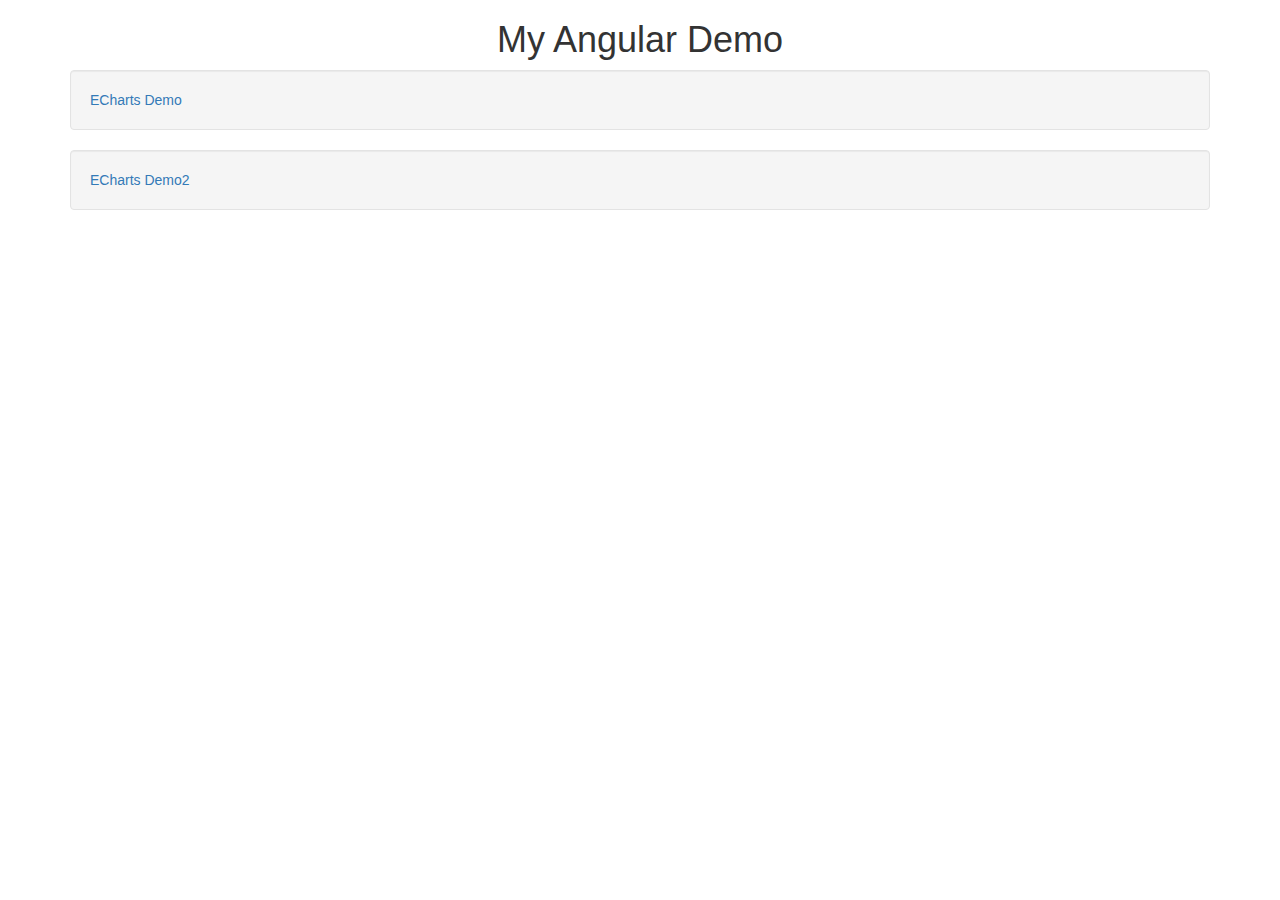
<file: index.html>
<!DOCTYPE html>
<html>
	<head>
		<meta charset="UTF-8">
		<title>My Angular Demo</title>
		<link rel="stylesheet" href="lib/bootstrap/css/bootstrap.min.css" />
		<script></script>
	</head>
	<body>
		<div class="container">
			<h1 class="text-center">My Angular Demo</h1>
			<ul class="list-unstyled">
				<li class="well">
					<a href="view/echarts.html">ECharts Demo</a>
				</li>
				<li class="well">
					<a href="view/echarts2.html">ECharts Demo2</a>
				</li>
			</ul>
		</div>
	</body>
</html>
</file>
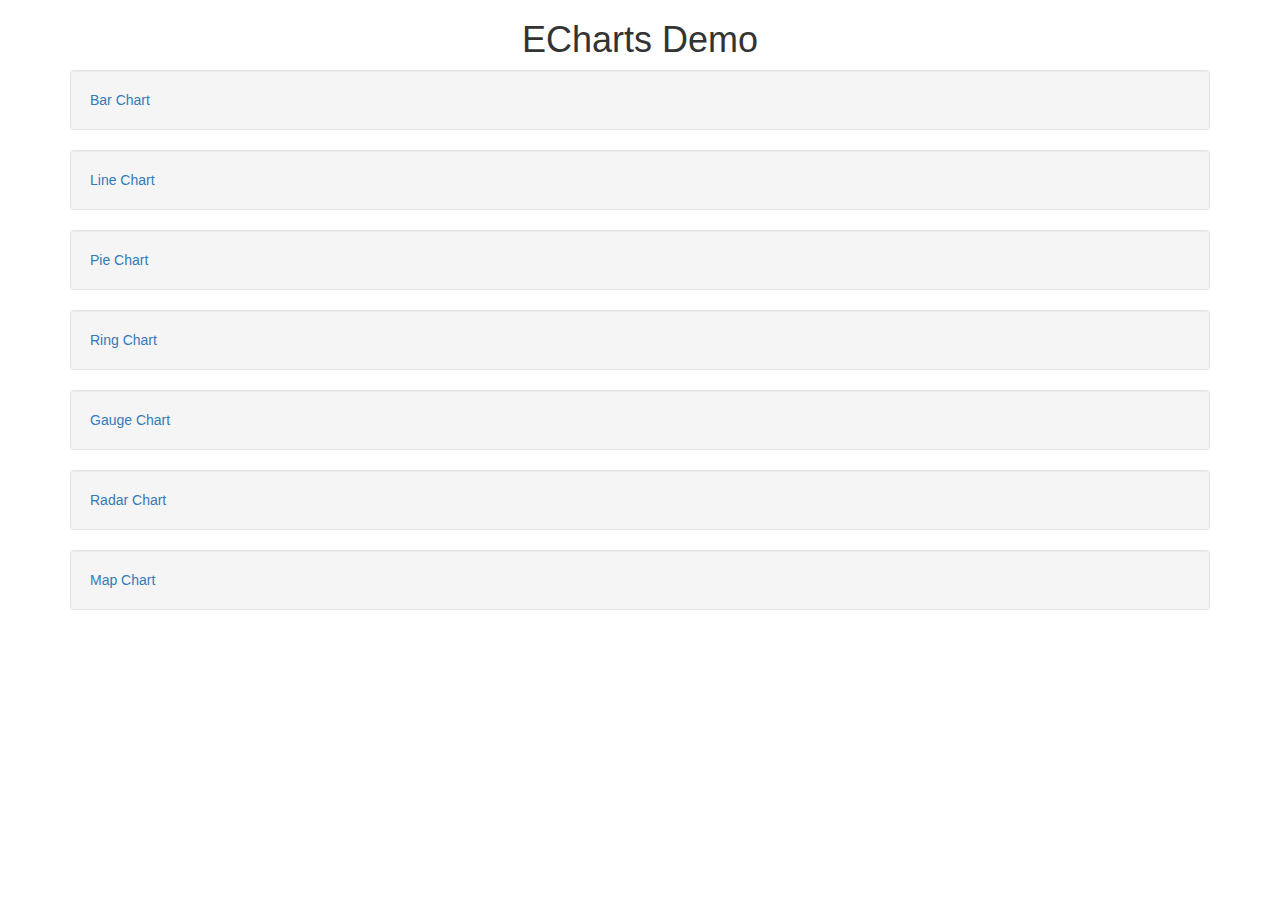
<file: view/echarts.html>
<!DOCTYPE html>
<html>
	<head lang="en">
		<meta charset="UTF-8">
		<title>ECharts Demo</title>
		<link rel="stylesheet" href="../lib/bootstrap/css/bootstrap.min.css" />
		<script></script>
	</head>
	<body>
		<div class="container">
			<h1 class="text-center">ECharts Demo</h1>
			<ul class="list-unstyled">
				<li class="well">
					<a href="echarts/bar.html">Bar Chart</a>
				</li>
				<li class="well">
					<a href="echarts/line.html">Line Chart</a>
				</li>
				<li class="well">
					<a href="echarts/pie.html">Pie Chart</a>
				</li>
				<li class="well">
					<a href="echarts/ring.html">Ring Chart</a>
				</li>
				<li class="well">
					<a href="echarts/gauge.html">Gauge Chart</a>
				</li>
				<li class="well">
					<a href="echarts/radar.html">Radar Chart</a>
				</li>
				<li class="well">
					<a href="echarts/map.html">Map Chart</a>
				</li>
			</ul>
		</div>
	</body>
</html>
</file>
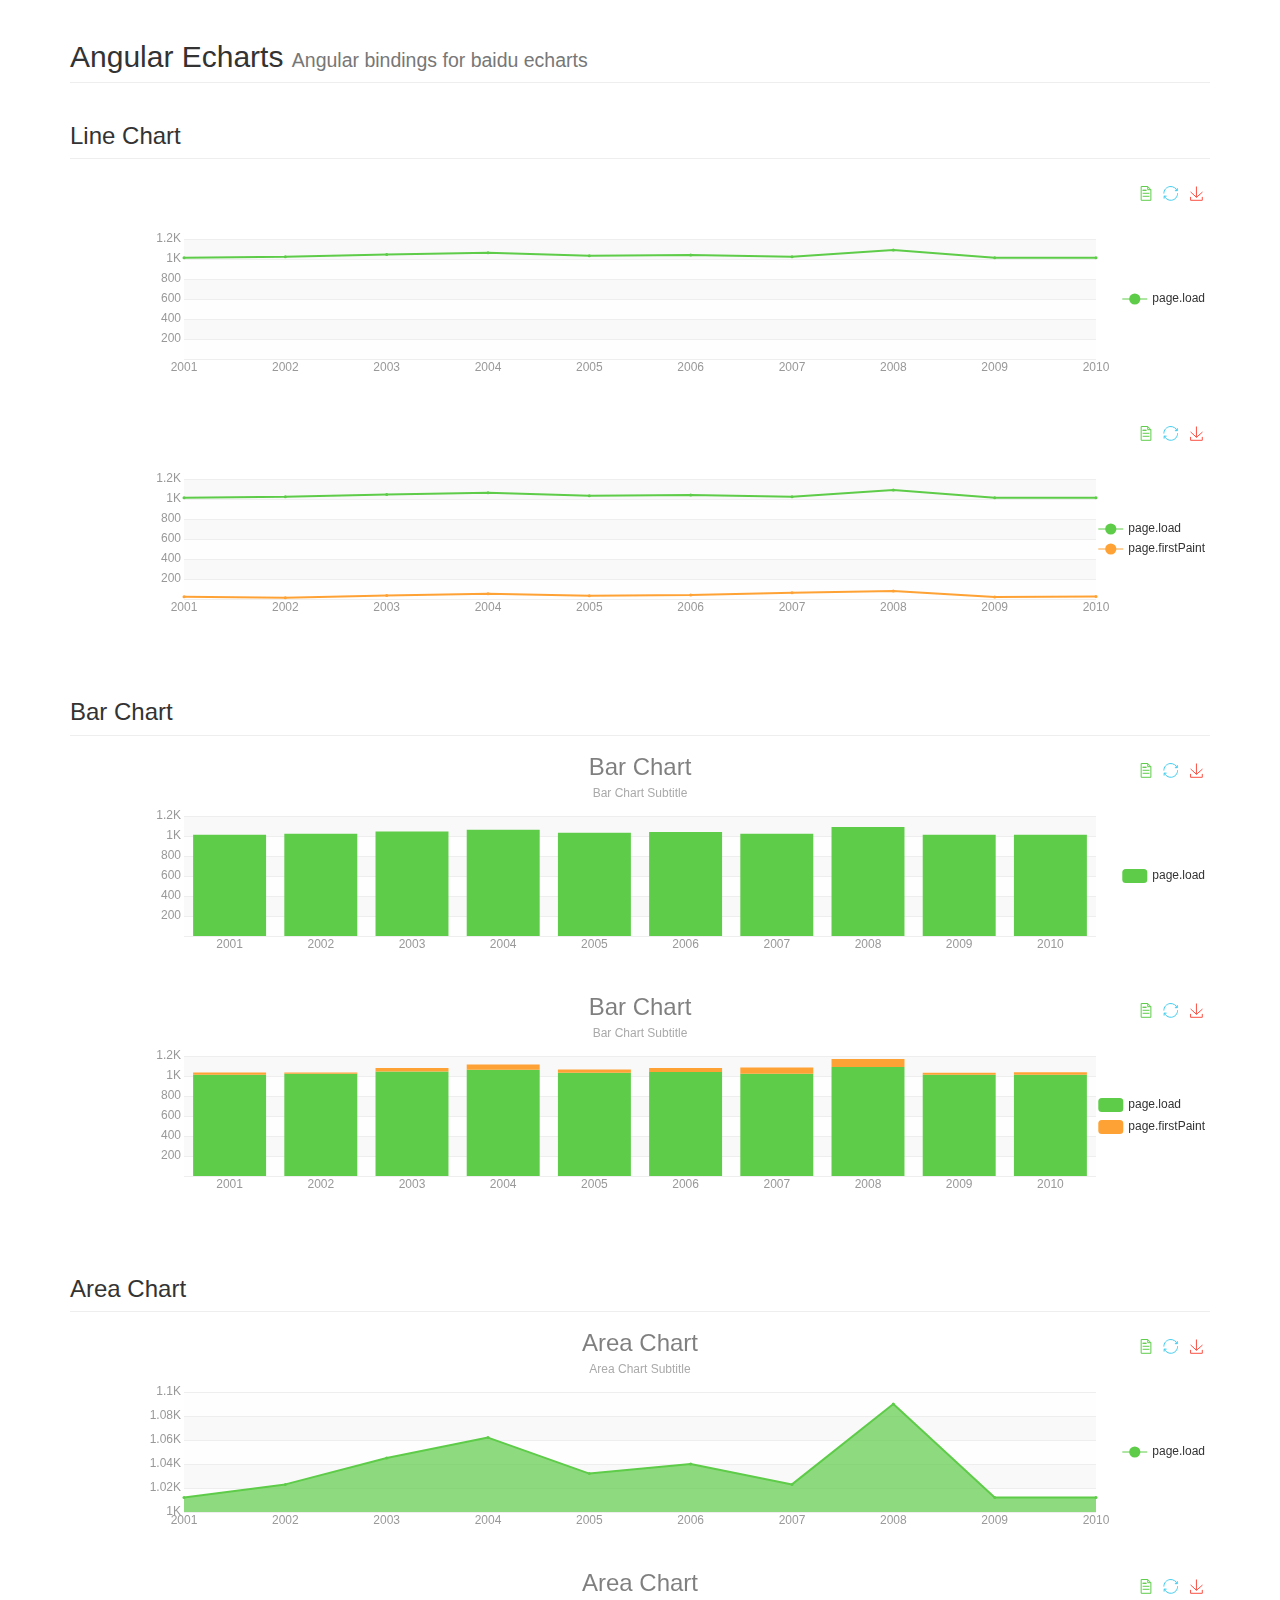
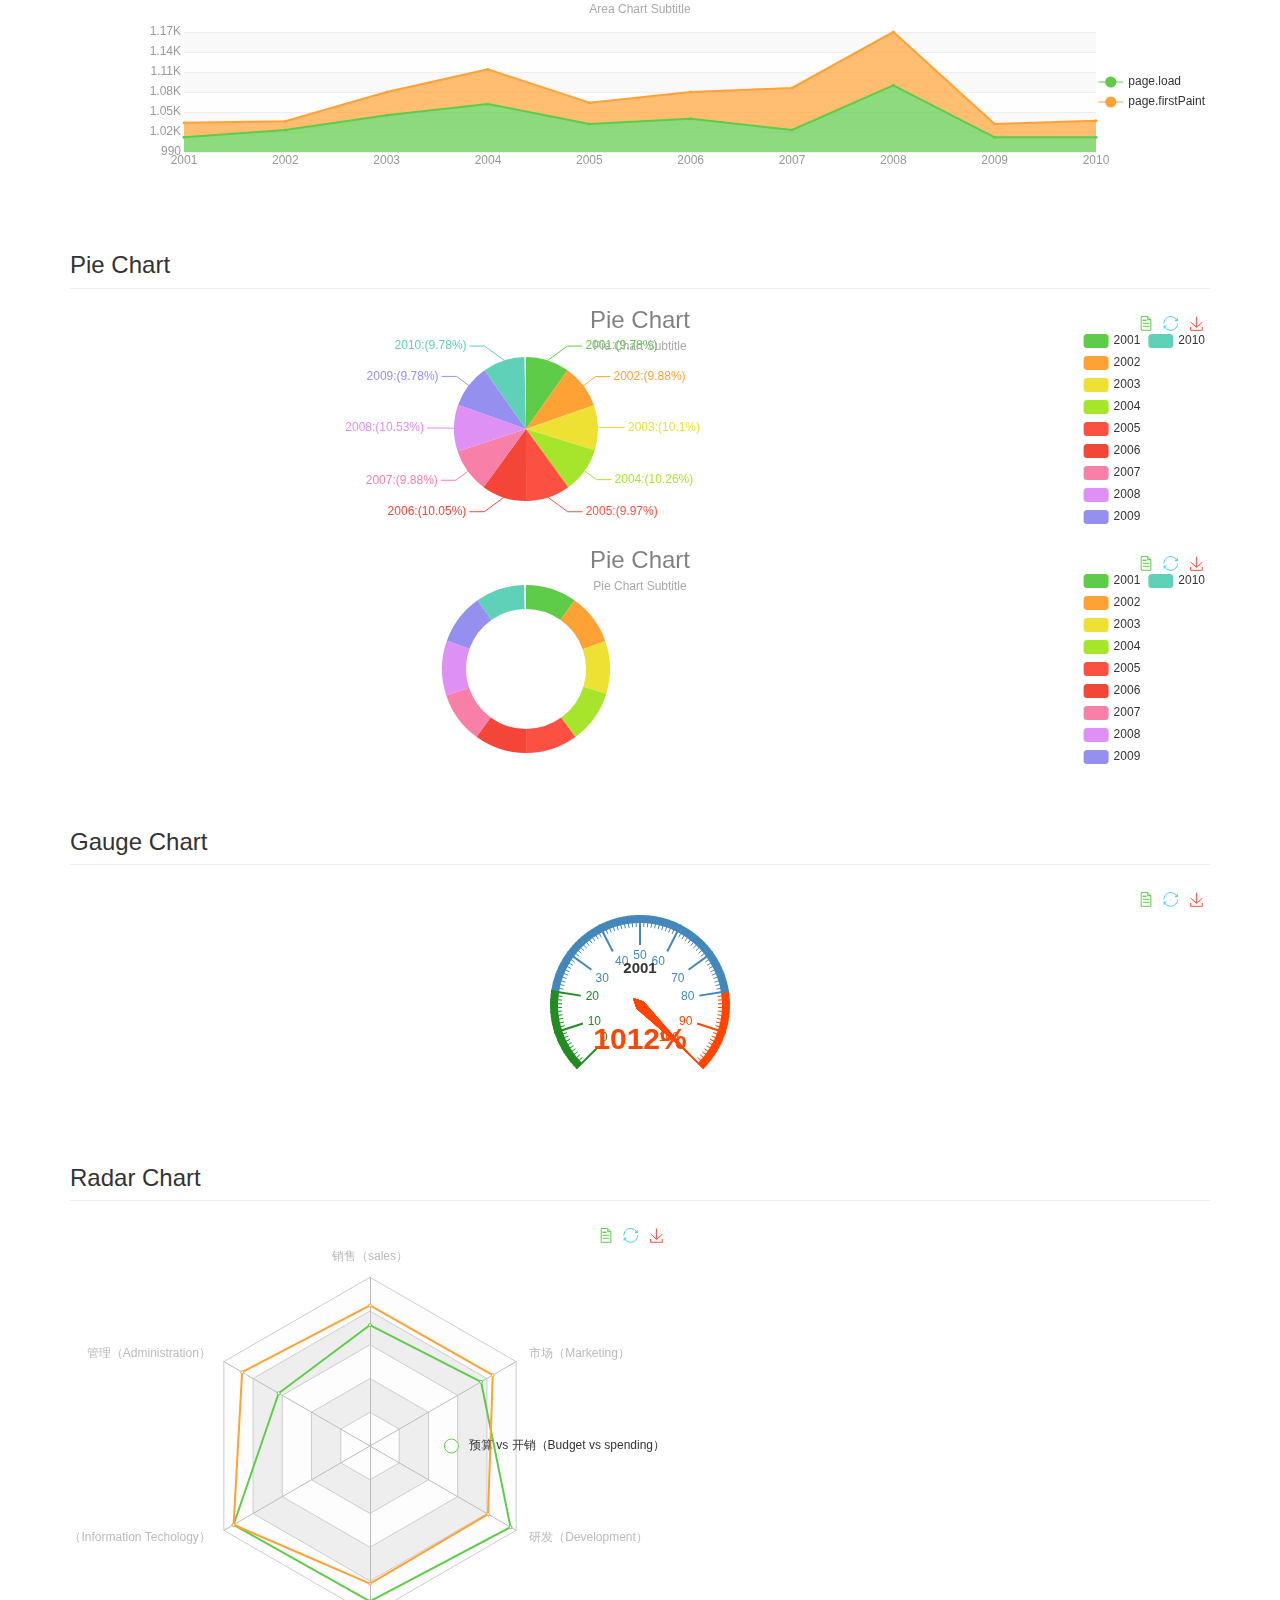
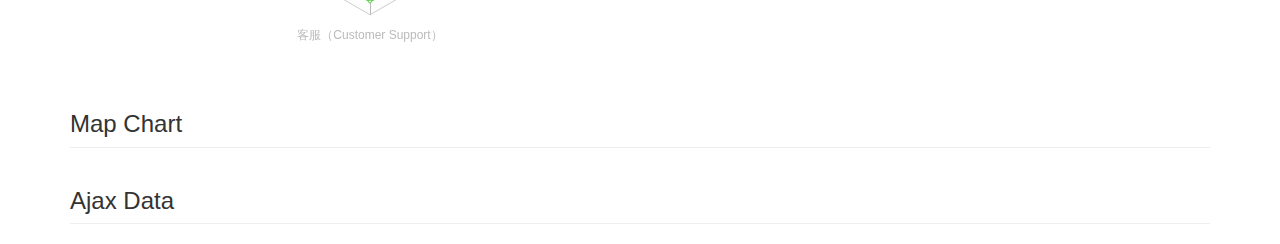
<file: view/echarts2.html>
<!DOCTYPE html>
<html lang="en">
	<head>
		<title>Angular ECharts</title>
		<meta charset="utf-8">
		<meta http-equiv="Content-type" content="text/html;charset=UTF-8">
		<meta http-equiv="X-UA-Compatible" content="IE=edge,chrome=1">
		<meta name="viewport" content="width=device-width,initial-scale=1">
		<link rel="stylesheet" href="../lib/bootstrap/css/bootstrap.min.css" />
		<script src="../lib/echarts/echarts.js"></script>
		<script src="../lib/angular/angular.min.js"></script>
		<script src="../js/directives/angular-echarts.js"></script>
		<script src="../js/services/util.js"></script>
		<script src="../js/services/theme.js"></script>
		<script src="../js/services/theme/infographic.js"></script>
		<script src="../js/services/theme/macarons.js"></script>
		<script src="../js/services/theme/shine.js"></script>
		<script src="../js/services/theme/dark.js"></script>
		<script src="../js/services/theme/green.js"></script>
		<script src="../js/services/theme/blue.js"></script>
		<script src="../js/services/theme/red.js"></script>
		<script src="../js/controllers/angular-echarts.js"></script>
	</head>
	<body class="ng-cloak" ng-app="docs">
		<div class="container">
			<h2 class="page-header">Angular Echarts <small>Angular bindings for baidu echarts</small></h2>
			<h3 class="page-header">Line Chart</h3>
			<div ng-controller="LineChartController">
				<line-chart config="config" data="data"></line-chart>
				<line-chart config="config" data="multiple"></line-chart>
			</div>
			<h3 class="page-header">Bar Chart</h3>
			<div ng-controller="BarChartController">
				<bar-chart config="config" data="data"></bar-chart>
				<bar-chart config="config" data="multiple"></bar-chart>
			</div>
			<h3 class="page-header">Area Chart</h3>
			<div ng-controller="AreaChartController">
				<area-chart config="config" data="data"></area-chart>
				<area-chart config="config" data="multiple"></area-chart>
			</div>
			<h3 class="page-header">Pie Chart</h3>
			<div ng-controller="PieChartController">
				<pie-chart config="config" data="data"></pie-chart>
				<donut-chart config="config" data="data"></donut-chart>
			</div>
			<h3 class="page-header">Gauge Chart</h3>
			<div ng-controller="GaugeChartController">
				<gauge-chart config="config" data="data"></gauge-chart>
			</div>
			<h3 class="page-header">Radar Chart</h3>
			<div ng-controller="RadarChartController">
				<radar-chart config="config" data="data"></radar-chart>
			</div>
			<h3 class="page-header">Map Chart</h3>
			<div ng-controller="MapChartController">
				<map-chart config="config.nation" data="data.nation"></map-chart>
				<map-chart config="config.province" data="data.province" ng-show="showDetail"></map-chart>
			</div>
			<h3 class="page-header">Ajax Data</h3>
			<div ng-controller="AjaxChartController">
				<line-chart config="config" data="data" height="450"></line-chart>
			</div>
		</div>
	</body>
</html>
</file>
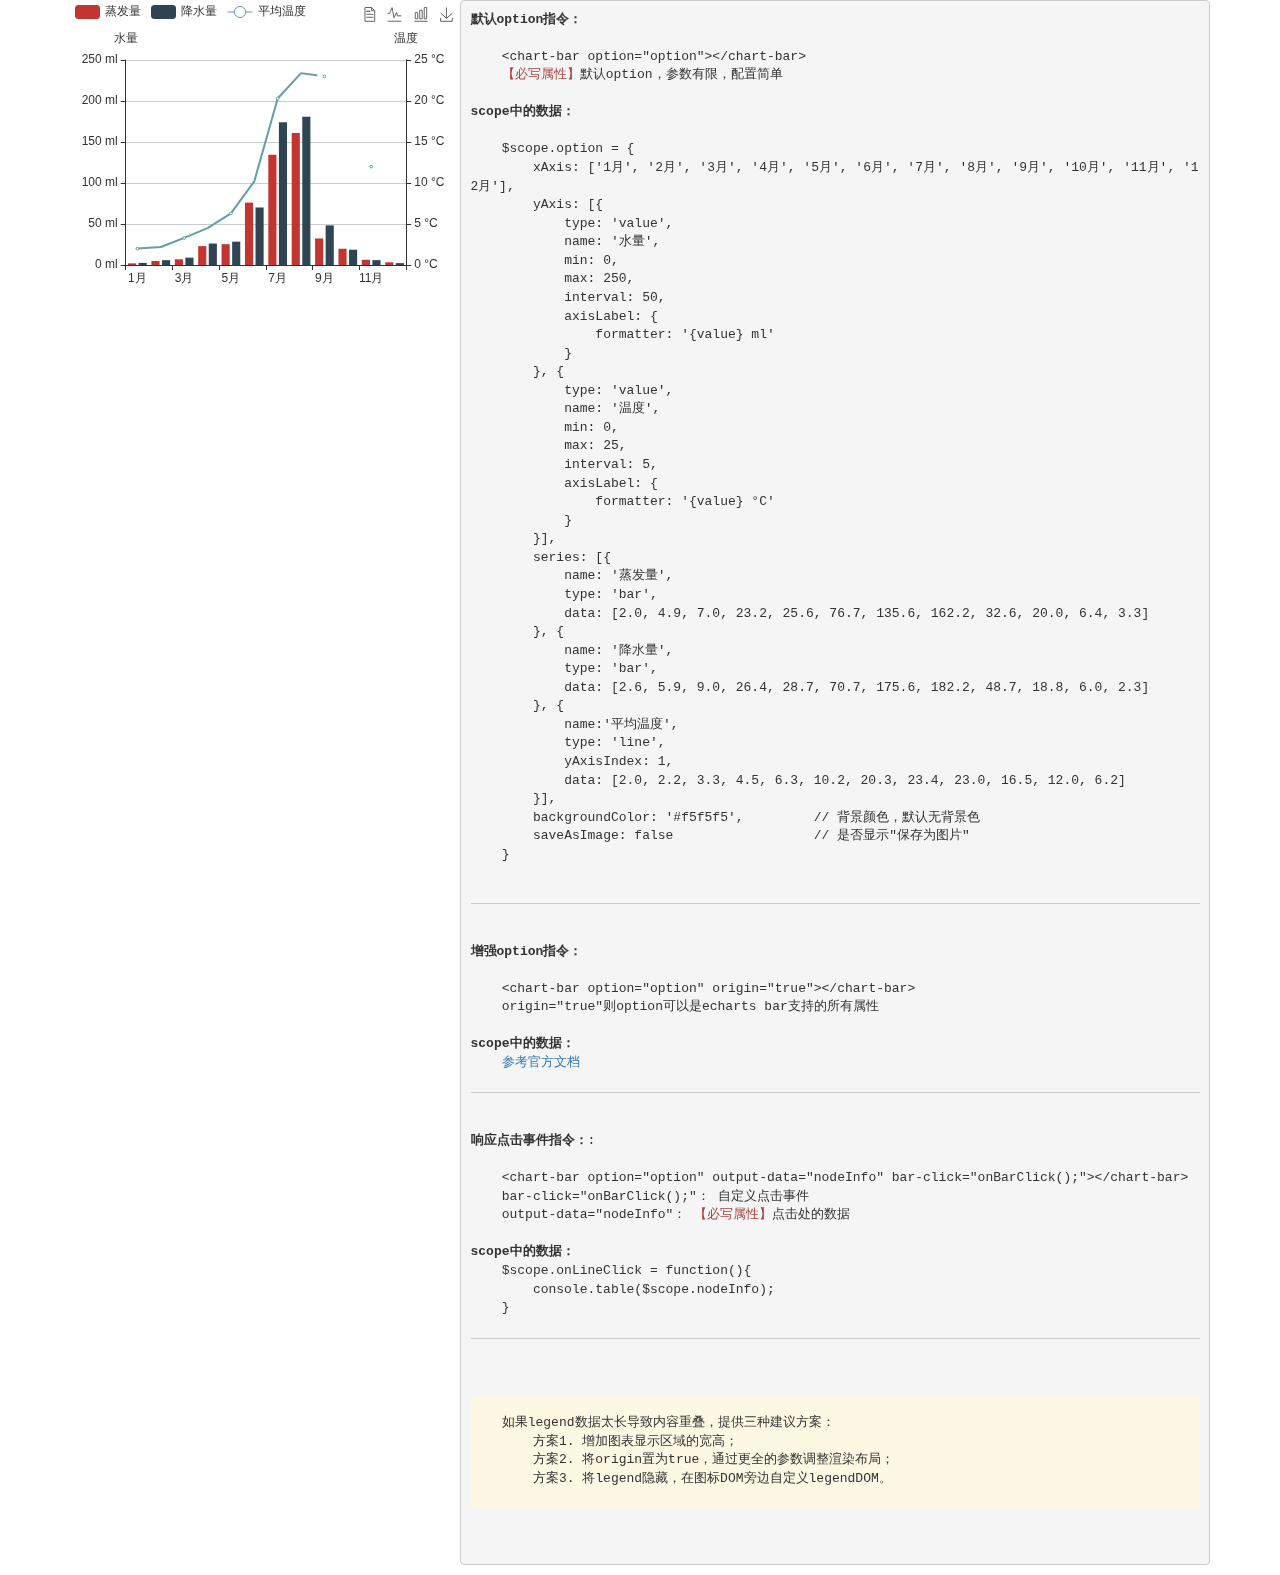
<file: view/echarts/bar.html>
<!DOCTYPE html>
<html>
	<head lang="en">
		<meta charset="UTF-8">
		<title>Bar Chart - ECharts Demo</title>
		<link rel="stylesheet" href="../../lib/bootstrap/css/bootstrap.min.css" />
		<link rel="stylesheet" href="../../css/main.css" /> </head>
	<body ng-app="chart-bar">
		<div class="container" ng-controller="chartBarCtrl">
			<div class="row">
				<div class="col-md-4" style="height: 300px;">
					<chart-bar option="option" output-data="nodeInfo" bar-click="onBarClick();"></chart-bar>
				</div>
				<div class="col-md-8"> <pre>
<strong>默认option指令：</strong>
<code>
    &lt;chart-bar option="option"&gt;&lt;/chart-bar&gt;
    <span class="text-danger">【必写属性】</span>默认option，参数有限，配置简单
</code>
<strong>scope中的数据：</strong>
<code>
    $scope.option = {
        xAxis: ['1月', '2月', '3月', '4月', '5月', '6月', '7月', '8月', '9月', '10月', '11月', '12月'],
        yAxis: [{
            type: 'value',
            name: '水量',
            min: 0,
            max: 250,
            interval: 50,
            axisLabel: {
                formatter: '{value} ml'
            }
        }, {
            type: 'value',
            name: '温度',
            min: 0,
            max: 25,
            interval: 5,
            axisLabel: {
                formatter: '{value} °C'
            }
        }],
        series: [{
            name: '蒸发量',
            type: 'bar',
            data: [2.0, 4.9, 7.0, 23.2, 25.6, 76.7, 135.6, 162.2, 32.6, 20.0, 6.4, 3.3]
        }, {
            name: '降水量',
            type: 'bar',
            data: [2.6, 5.9, 9.0, 26.4, 28.7, 70.7, 175.6, 182.2, 48.7, 18.8, 6.0, 2.3]
        }, {
            name:'平均温度',
            type: 'line',
            yAxisIndex: 1,
            data: [2.0, 2.2, 3.3, 4.5, 6.3, 10.2, 20.3, 23.4, 23.0, 16.5, 12.0, 6.2]
        }],
        backgroundColor: '#f5f5f5',         // 背景颜色，默认无背景色
        saveAsImage: false                  // 是否显示"保存为图片"
    }
</code>
<hr/>
<strong>增强option指令：</strong>
<code>
    &lt;chart-bar option="option" origin="true"&gt;&lt;/chart-bar&gt;
    origin="true"则option可以是echarts bar支持的所有属性
</code>
<strong>scope中的数据：</strong>
    <a href="http://echarts.baidu.com/demo.html#mix-line-bar" target="_blank">参考官方文档</a>
<hr/>
<strong>响应点击事件指令：</strong>:
<code>
    &lt;chart-bar option="option" output-data="nodeInfo" bar-click="onBarClick();"&gt;&lt;/chart-bar&gt;
    bar-click="onBarClick();"： 自定义点击事件
    output-data="nodeInfo"： <span class="text-danger">【必写属性】</span>点击处的数据
</code>
<strong>scope中的数据：</strong>
    $scope.onLineClick = function(){
        console.table($scope.nodeInfo);
    }
<hr/>
    <p class="bg-warning">
    如果legend数据太长导致内容重叠，提供三种建议方案：
        方案1. 增加图表显示区域的宽高；
        方案2. 将origin置为true，通过更全的参数调整渲染布局；
        方案3. 将legend隐藏，在图标DOM旁边自定义legendDOM。
    </p>
            </pre> </div>
			</div>
		</div>
		<script src="../../lib/jquery/jquery-1.11.3.min.js"></script>
		<script src="../../lib/bootstrap/js/bootstrap.min.js"></script>
		<script src="../../lib/angular/angular.min.js"></script>
		<script src="../../lib/echarts/echarts.min.js"></script>
		<script src="../../lib/underscore/underscore-min.js"></script>
		<script src="../../js/directives/chart-directive.js"></script>
		<script src="../../js/controllers/bar.js"></script>
	</body>
</html>
</file>
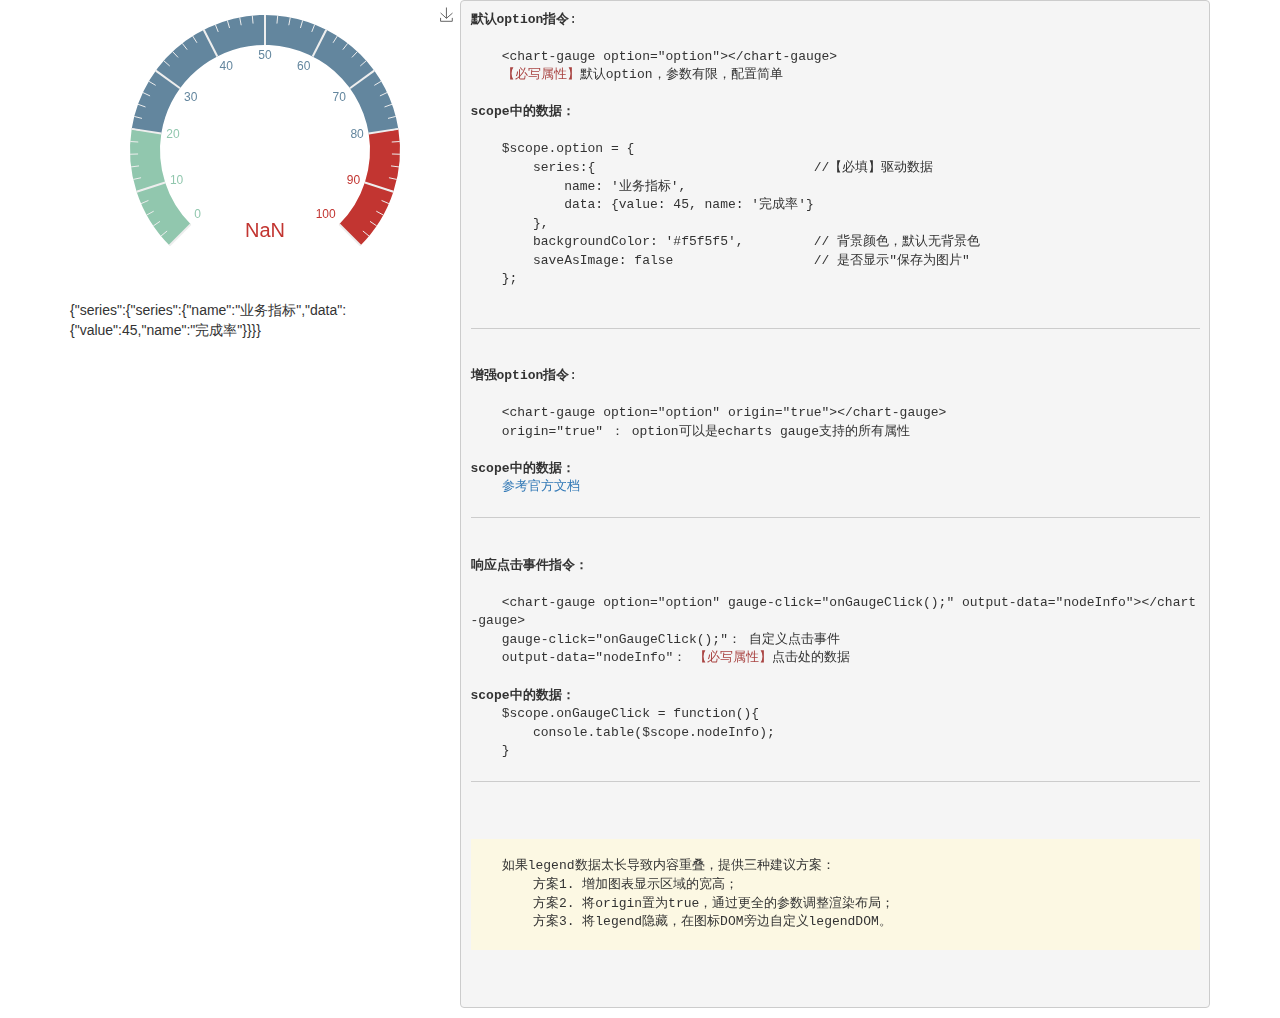
<file: view/echarts/gauge.html>
<!DOCTYPE html>
<html>
	<head lang="en">
		<meta charset="UTF-8">
		<title>Gauge Chart - ECharts Demo</title>
		<link rel="stylesheet" href="../../lib/bootstrap/css/bootstrap.min.css" />
		<link rel="stylesheet" href="../../css/main.css" /> </head>
	<body ng-app="chart-gauge">
		<div class="container" ng-controller="chartGaugeCtrl">
			<div class="row">
				<div class="col-md-4" style="height: 300px;">
					<chart-gauge option="option" gauge-click="onGaugeClick();" output-data="nodeInfo"></chart-gauge> {{option}} </div>
				<div class="col-md-8"> <pre>
<strong>默认option指令</strong>:
<code>
    &lt;chart-gauge option="option"&gt;&lt;/chart-gauge&gt;
    <span class="text-danger">【必写属性】</span>默认option，参数有限，配置简单
</code>
<strong>scope中的数据：</strong>
<code>
    $scope.option = {
        series:{                            //【必填】驱动数据
            name: '业务指标',
            data: {value: 45, name: '完成率'}
        },
        backgroundColor: '#f5f5f5',         // 背景颜色，默认无背景色
        saveAsImage: false                  // 是否显示"保存为图片"
    };
</code>
<hr/>
<strong>增强option指令</strong>:
<code>
    &lt;chart-gauge option="option" origin="true"&gt;&lt;/chart-gauge&gt;
    origin="true" ： option可以是echarts gauge支持的所有属性
</code>
<strong>scope中的数据：</strong>
    <a href="http://echarts.baidu.com/demo.html#gauge" target="_blank">参考官方文档</a>
<hr/>
<strong>响应点击事件指令：</strong>
<code>
    &lt;chart-gauge option="option" gauge-click="onGaugeClick();" output-data="nodeInfo"&gt;&lt;/chart-gauge&gt;
    gauge-click="onGaugeClick();"： 自定义点击事件
    output-data="nodeInfo"： <span class="text-danger">【必写属性】</span>点击处的数据
</code>
<strong>scope中的数据：</strong>
    $scope.onGaugeClick = function(){
        console.table($scope.nodeInfo);
    }
<hr/>
    <p class="bg-warning">
    如果legend数据太长导致内容重叠，提供三种建议方案：
        方案1. 增加图表显示区域的宽高；
        方案2. 将origin置为true，通过更全的参数调整渲染布局；
        方案3. 将legend隐藏，在图标DOM旁边自定义legendDOM。
    </p>
            </pre> </div>
			</div>
		</div>
		<script src="../../lib/jquery/jquery-1.11.3.min.js"></script>
		<script src="../../lib/bootstrap/js/bootstrap.min.js"></script>
		<script src="../../lib/angular/angular.min.js"></script>
		<script src="../../lib/echarts/echarts.min.js"></script>
		<script src="../../lib/underscore/underscore-min.js"></script>
		<script src="../../js/directives/chart-directive.js"></script>
		<script src="../../js/controllers/gauge.js"></script>
	</body>
</html>
</file>
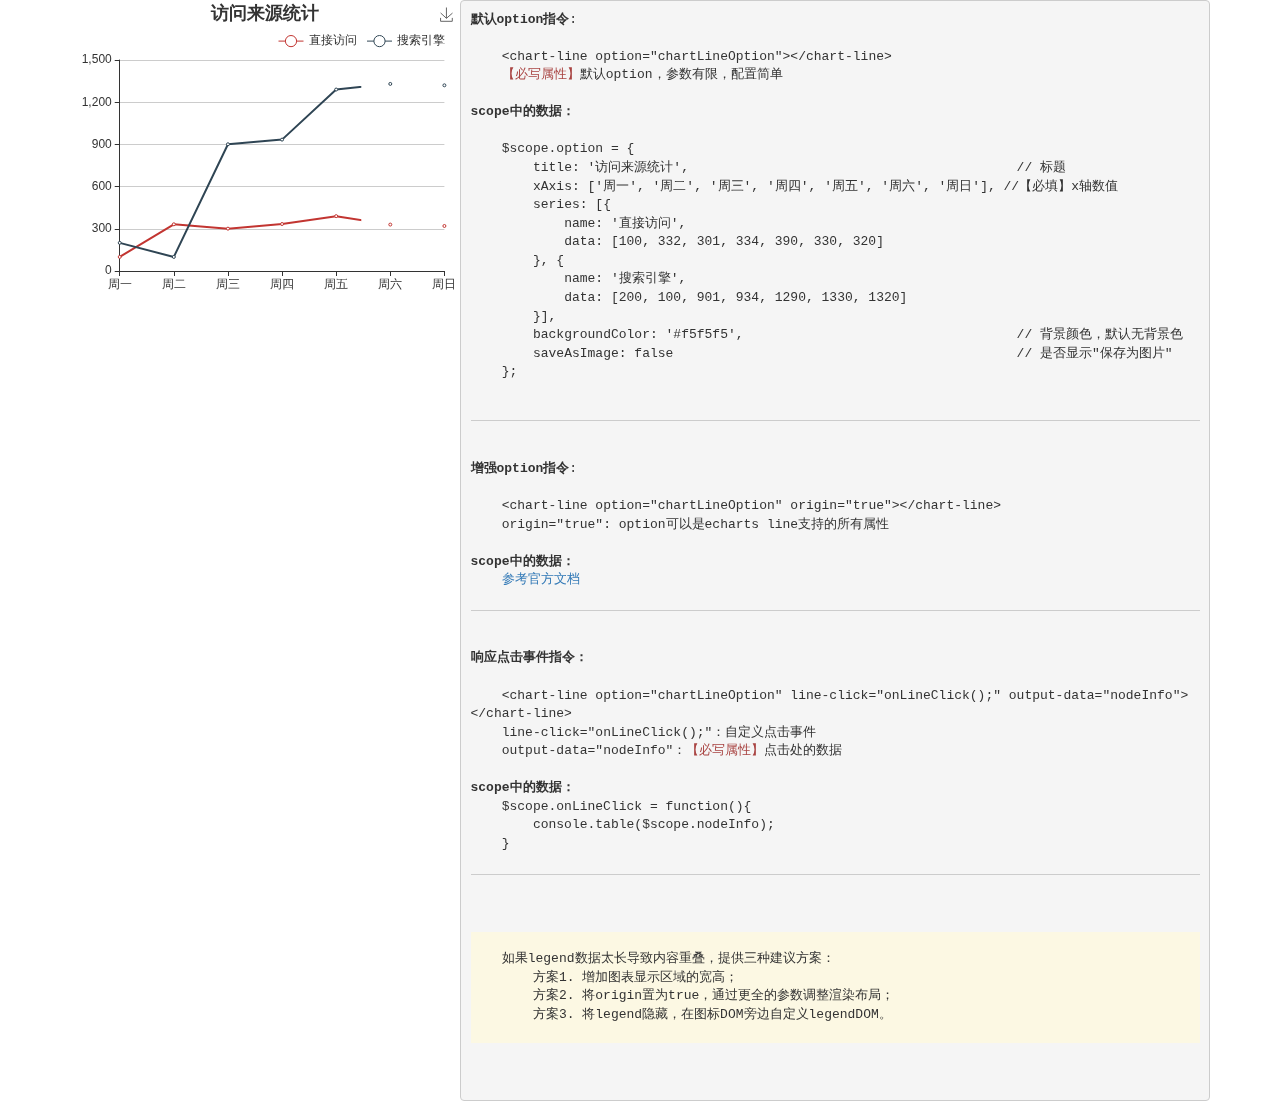
<file: view/echarts/line.html>
<!DOCTYPE html>
<html>
	<head lang="en">
		<meta charset="UTF-8">
		<title>Line Chart - ECharts Demo</title>
		<link rel="stylesheet" href="../../lib/bootstrap/css/bootstrap.min.css" />
		<link rel="stylesheet" href="../../css/main.css" /> </head>
	<body ng-app="chart-line">
		<div class="container" ng-controller="chartLineCtrl">
			<div class="row">
				<div class="col-md-4" style="height: 300px;">
					<chart-line option="chartLineOption" line-click="onLineClick();" output-data="nodeInfo"></chart-line>
				</div>
				<div class="col-md-8"> <pre>
<strong>默认option指令</strong>:
<code>
    &lt;chart-line option="chartLineOption"&gt;&lt;/chart-line&gt;
    <span class="text-danger">【必写属性】</span>默认option，参数有限，配置简单
</code>
<strong>scope中的数据：</strong>
<code>
    $scope.option = {
        title: '访问来源统计',                                          // 标题
        xAxis: ['周一', '周二', '周三', '周四', '周五', '周六', '周日'], //【必填】x轴数值
        series: [{
            name: '直接访问',
            data: [100, 332, 301, 334, 390, 330, 320]
        }, {
            name: '搜索引擎',
            data: [200, 100, 901, 934, 1290, 1330, 1320]
        }],
        backgroundColor: '#f5f5f5',                                   // 背景颜色，默认无背景色
        saveAsImage: false                                            // 是否显示"保存为图片"
    };
</code>
<hr/>
<strong>增强option指令</strong>:
<code>
    &lt;chart-line option="chartLineOption" origin="true"&gt;&lt;/chart-line&gt;
    origin="true": option可以是echarts line支持的所有属性
</code>
<strong>scope中的数据：</strong>
    <a href="http://echarts.baidu.com/demo.html#line-stack" target="_blank">参考官方文档</a>
<hr/>
<strong>响应点击事件指令：</strong>
<code>
    &lt;chart-line option="chartLineOption" line-click="onLineClick();" output-data="nodeInfo"&gt;&lt;/chart-line&gt;
    line-click="onLineClick();"：自定义点击事件
    output-data="nodeInfo"：<span class="text-danger">【必写属性】</span>点击处的数据
</code>
<strong>scope中的数据：</strong>
    $scope.onLineClick = function(){
        console.table($scope.nodeInfo);
    }
<hr/>
    <p class="bg-warning">
    如果legend数据太长导致内容重叠，提供三种建议方案：
        方案1. 增加图表显示区域的宽高；
        方案2. 将origin置为true，通过更全的参数调整渲染布局；
        方案3. 将legend隐藏，在图标DOM旁边自定义legendDOM。
    </p>
            </pre> </div>
			</div>
		</div>
		<script src="../../lib/jquery/jquery-1.11.3.min.js"></script>
		<script src="../../lib/bootstrap/js/bootstrap.min.js"></script>
		<script src="../../lib/angular/angular.min.js"></script>
		<script src="../../lib/echarts/echarts.min.js"></script>
		<script src="../../lib/underscore/underscore-min.js"></script>
		<script src="../../js/directives/chart-directive.js"></script>
		<script src="../../js/controllers/line.js"></script>
	</body>
</html>
</file>
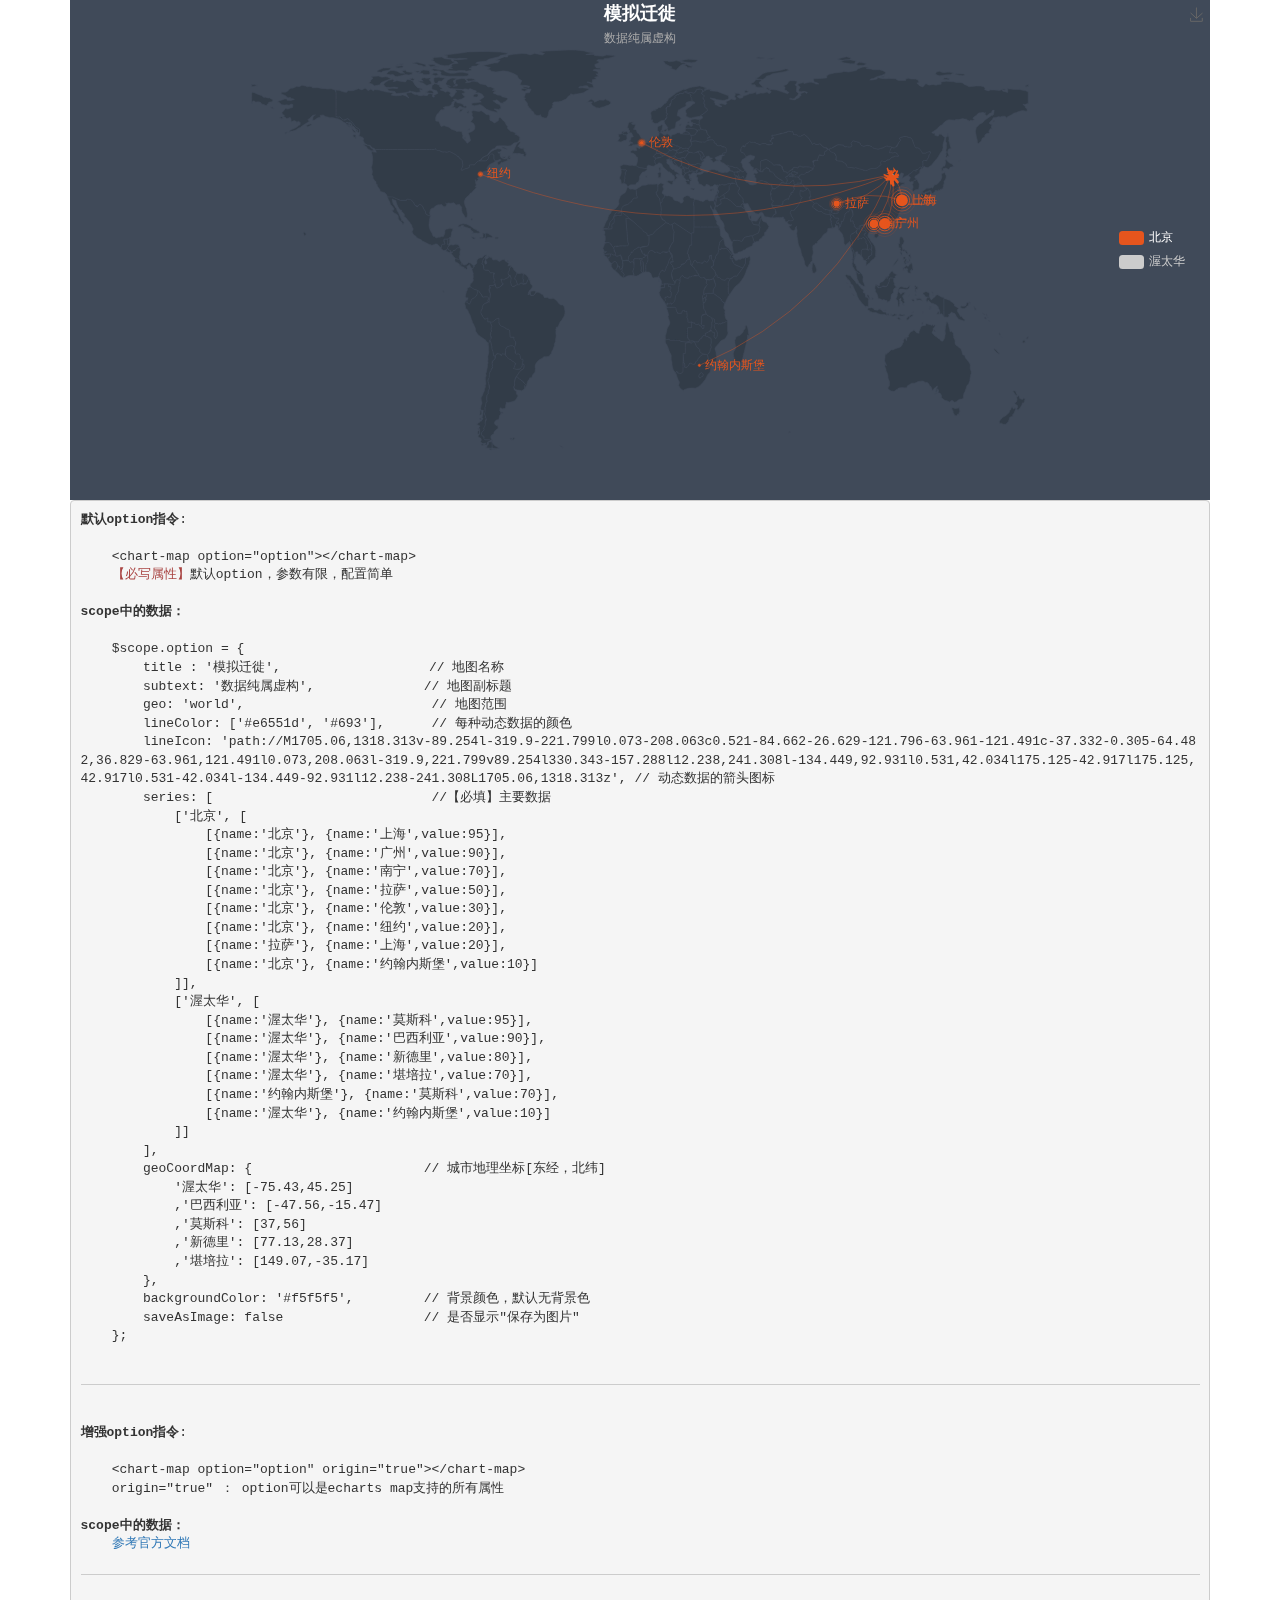
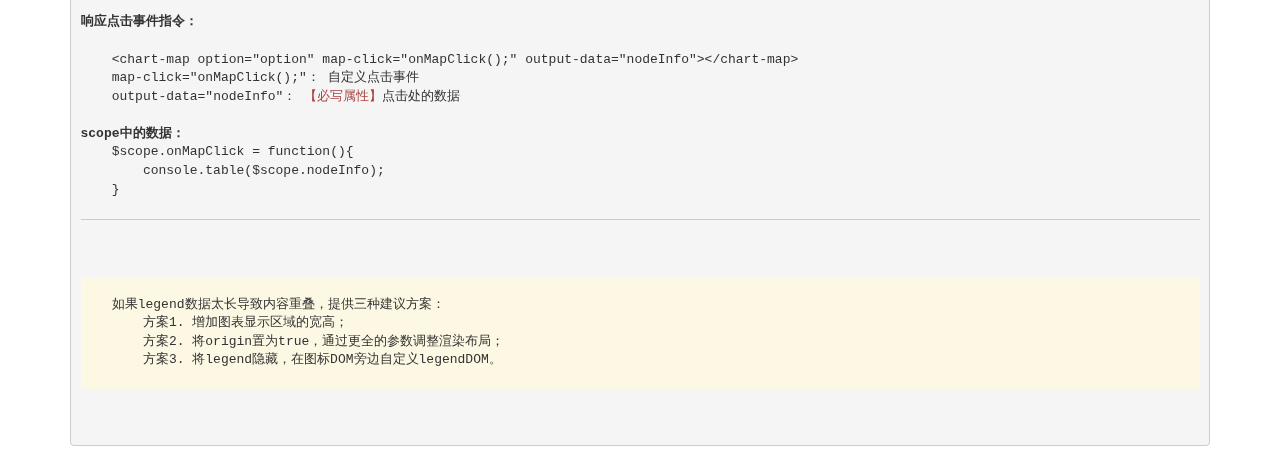
<file: view/echarts/map.html>
<!DOCTYPE html>
<html>
	<head lang="en">
		<meta charset="UTF-8">
		<title>Map Chart - ECharts Demo</title>
		<link rel="stylesheet" href="../../lib/bootstrap/css/bootstrap.min.css" />
		<link rel="stylesheet" href="../../css/main.css" /> </head>
	<body ng-app="chart-map">
		<div class="container" ng-controller="chartMapCtrl">
			<div class="row">
				<div class="col-md-12" style="width: 1140px;height: 500px;">
					<chart-map option="option" map-click="onMapClick();" output-data="nodeInfo"></chart-map>
				</div>
			</div>
			<div class="row">
				<div class="col-md-12"> <pre>
<strong>默认option指令</strong>:
<code>
    &lt;chart-map option="option"&gt;&lt;/chart-map&gt;
    <span class="text-danger">【必写属性】</span>默认option，参数有限，配置简单
</code>
<strong>scope中的数据：</strong>
<code>
    $scope.option = {
        title : '模拟迁徙',                   // 地图名称
        subtext: '数据纯属虚构',              // 地图副标题
        geo: 'world',                        // 地图范围
        lineColor: ['#e6551d', '#693'],      // 每种动态数据的颜色
        lineIcon: 'path://M1705.06,1318.313v-89.254l-319.9-221.799l0.073-208.063c0.521-84.662-26.629-121.796-63.961-121.491c-37.332-0.305-64.482,36.829-63.961,121.491l0.073,208.063l-319.9,221.799v89.254l330.343-157.288l12.238,241.308l-134.449,92.931l0.531,42.034l175.125-42.917l175.125,42.917l0.531-42.034l-134.449-92.931l12.238-241.308L1705.06,1318.313z', // 动态数据的箭头图标
        series: [                            //【必填】主要数据
            ['北京', [
                [{name:'北京'}, {name:'上海',value:95}],
                [{name:'北京'}, {name:'广州',value:90}],
                [{name:'北京'}, {name:'南宁',value:70}],
                [{name:'北京'}, {name:'拉萨',value:50}],
                [{name:'北京'}, {name:'伦敦',value:30}],
                [{name:'北京'}, {name:'纽约',value:20}],
                [{name:'拉萨'}, {name:'上海',value:20}],
                [{name:'北京'}, {name:'约翰内斯堡',value:10}]
            ]],
            ['渥太华', [
                [{name:'渥太华'}, {name:'莫斯科',value:95}],
                [{name:'渥太华'}, {name:'巴西利亚',value:90}],
                [{name:'渥太华'}, {name:'新德里',value:80}],
                [{name:'渥太华'}, {name:'堪培拉',value:70}],
                [{name:'约翰内斯堡'}, {name:'莫斯科',value:70}],
                [{name:'渥太华'}, {name:'约翰内斯堡',value:10}]
            ]]
        ],
        geoCoordMap: {                      // 城市地理坐标[东经，北纬]
            '渥太华': [-75.43,45.25]
            ,'巴西利亚': [-47.56,-15.47]
            ,'莫斯科': [37,56]
            ,'新德里': [77.13,28.37]
            ,'堪培拉': [149.07,-35.17]
        },
        backgroundColor: '#f5f5f5',         // 背景颜色，默认无背景色
        saveAsImage: false                  // 是否显示"保存为图片"
    };
</code>
<hr/>
<strong>增强option指令</strong>:
<code>
    &lt;chart-map option="option" origin="true"&gt;&lt;/chart-map&gt;
    origin="true" ： option可以是echarts map支持的所有属性
</code>
<strong>scope中的数据：</strong>
    <a href="http://echarts.baidu.com/demo.html#geo-lines" target="_blank">参考官方文档</a>
<hr/>
<strong>响应点击事件指令：</strong>
<code>
    &lt;chart-map option="option" map-click="onMapClick();" output-data="nodeInfo"&gt;&lt;/chart-map&gt;
    map-click="onMapClick();"： 自定义点击事件
    output-data="nodeInfo"： <span class="text-danger">【必写属性】</span>点击处的数据
</code>
<strong>scope中的数据：</strong>
    $scope.onMapClick = function(){
        console.table($scope.nodeInfo);
    }
<hr/>
    <p class="bg-warning">
    如果legend数据太长导致内容重叠，提供三种建议方案：
        方案1. 增加图表显示区域的宽高；
        方案2. 将origin置为true，通过更全的参数调整渲染布局；
        方案3. 将legend隐藏，在图标DOM旁边自定义legendDOM。
    </p>
            </pre> </div>
			</div>
		</div>
		<script src="../../lib/jquery/jquery-1.11.3.min.js"></script>
		<script src="../../lib/bootstrap/js/bootstrap.min.js"></script>
		<script src="../../lib/angular/angular.min.js"></script>
		<script src="../../lib/echarts/echarts.min.js"></script>
		<script src="../../lib/echarts/echart-world.js"></script>
		<script src="../../lib/underscore/underscore-min.js"></script>
		<script src="../../js/directives/chart-directive.js"></script>
		<script src="../../js/controllers/map.js"></script>
	</body>
</html>
</file>
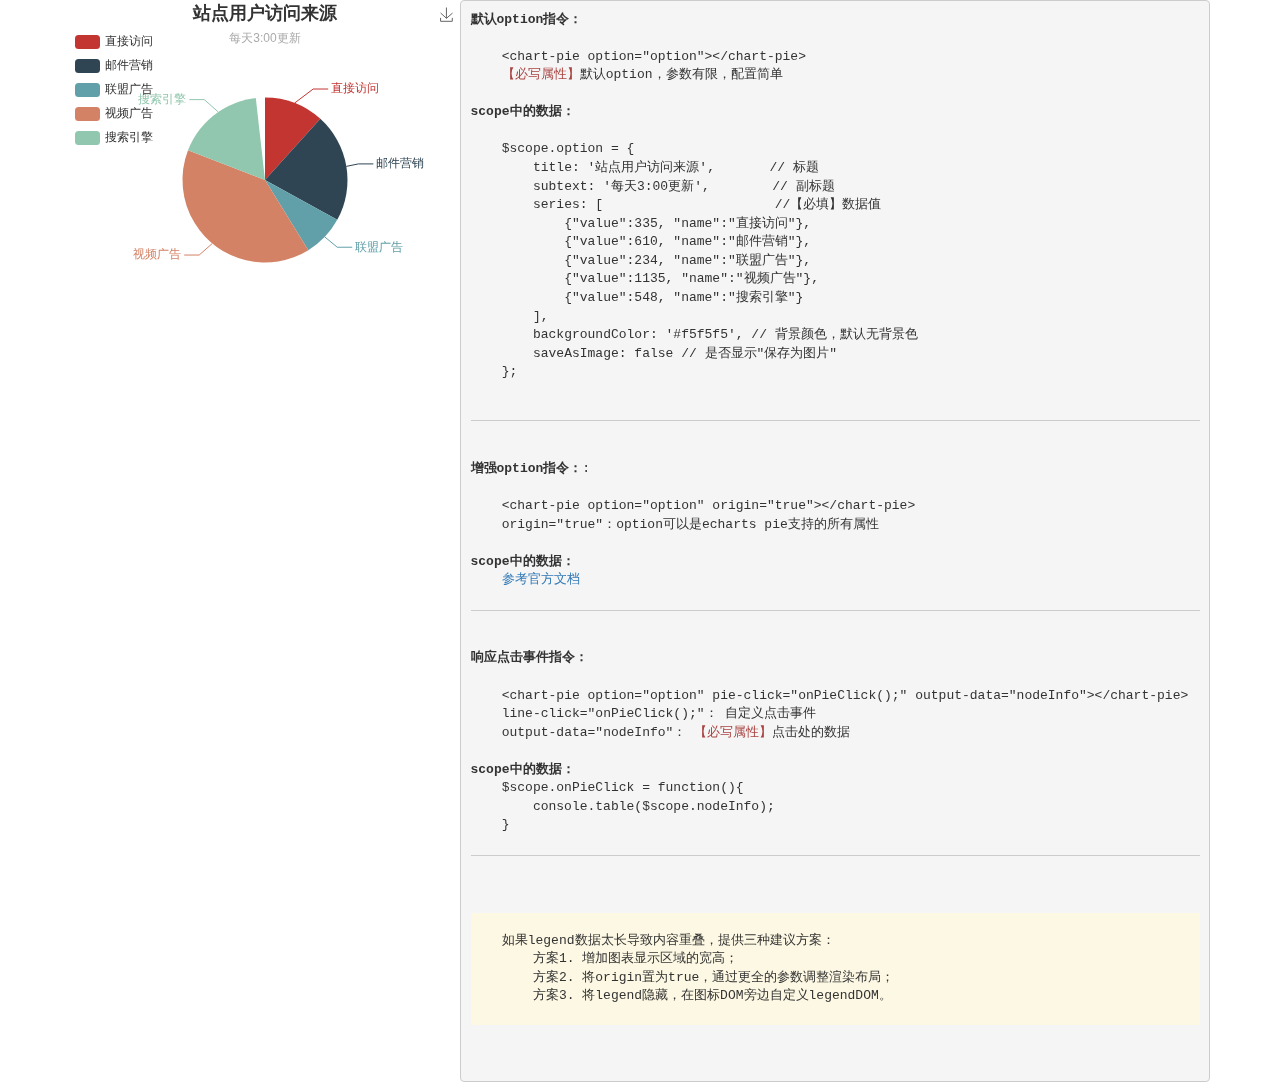
<file: view/echarts/pie.html>
<!DOCTYPE html>
<html>
	<head lang="en">
		<meta charset="UTF-8">
		<title>Pie Chart - ECharts Demo</title>
		<link rel="stylesheet" href="../../lib/bootstrap/css/bootstrap.min.css" />
		<link rel="stylesheet" href="../../css/main.css" /> </head>
	<body ng-app="chart-pie">
		<div class="container" ng-controller="chartPieCtrl">
			<div class="row">
				<div class="col-md-4" style="height: 300px;">
					<chart-pie option="option" pie-click="onPieClick();" output-data="nodeInfo"></chart-pie>
				</div>
				<div class="col-md-8"> <pre>
<strong>默认option指令：</strong>
<code>
    &lt;chart-pie option="option"&gt;&lt;/chart-pie&gt;
    <span class="text-danger">【必写属性】</span>默认option，参数有限，配置简单
</code>
<strong>scope中的数据：</strong>
<code>
    $scope.option = {
        title: '站点用户访问来源',       // 标题
        subtext: '每天3:00更新',        // 副标题
        series: [                      //【必填】数据值
            {"value":335, "name":"直接访问"},
            {"value":610, "name":"邮件营销"},
            {"value":234, "name":"联盟广告"},
            {"value":1135, "name":"视频广告"},
            {"value":548, "name":"搜索引擎"}
        ],
        backgroundColor: '#f5f5f5', // 背景颜色，默认无背景色
        saveAsImage: false // 是否显示"保存为图片"
    };
</code>
<hr/>
<strong>增强option指令：</strong>:
<code>
    &lt;chart-pie option="option" origin="true"&gt;&lt;/chart-pie&gt;
    origin="true"：option可以是echarts pie支持的所有属性
</code>
<strong>scope中的数据：</strong>
    <a href="http://echarts.baidu.com/demo.html#pie-simple" target="_blank">参考官方文档</a>
<hr/>
<strong>响应点击事件指令：</strong>
<code>
    &lt;chart-pie option="option" pie-click="onPieClick();" output-data="nodeInfo"&gt;&lt;/chart-pie&gt;
    line-click="onPieClick();"： 自定义点击事件
    output-data="nodeInfo"： <span class="text-danger">【必写属性】</span>点击处的数据
</code>
<strong>scope中的数据：</strong>
    $scope.onPieClick = function(){
        console.table($scope.nodeInfo);
    }
<hr/>
    <p class="bg-warning">
    如果legend数据太长导致内容重叠，提供三种建议方案：
        方案1. 增加图表显示区域的宽高；
        方案2. 将origin置为true，通过更全的参数调整渲染布局；
        方案3. 将legend隐藏，在图标DOM旁边自定义legendDOM。
    </p>
            </pre> </div>
			</div>
		</div>
		<script src="../../lib/jquery/jquery-1.11.3.min.js"></script>
		<script src="../../lib/bootstrap/js/bootstrap.min.js"></script>
		<script src="../../lib/angular/angular.min.js"></script>
		<script src="../../lib/echarts/echarts.min.js"></script>
		<script src="../../lib/underscore/underscore-min.js"></script>
		<script src="../../js/directives/chart-directive.js"></script>
		<script src="../../js/controllers/pie.js"></script>
	</body>
</html>
</file>
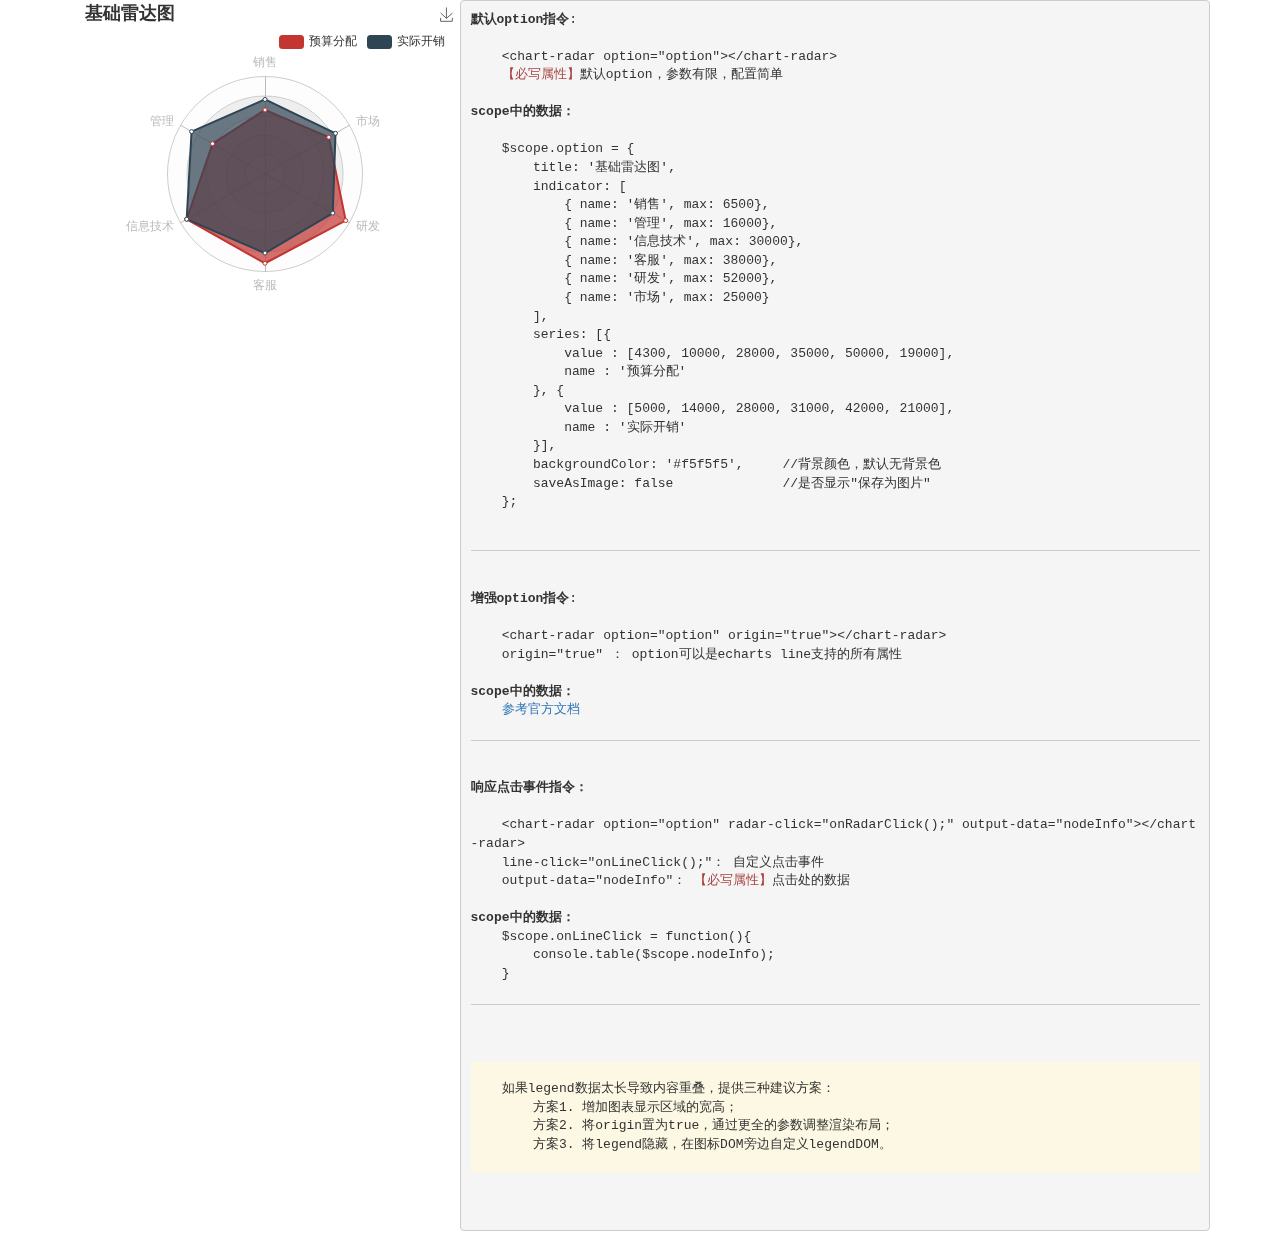
<file: view/echarts/radar.html>
<!DOCTYPE html>
<html>
	<head lang="en">
		<meta charset="UTF-8">
		<title>Radar - ECharts Demo</title>
		<link rel="stylesheet" href="../../lib/bootstrap/css/bootstrap.min.css" />
		<link rel="stylesheet" href="../../css/main.css" /> </head>
	<body ng-app="chart-radar">
		<div class="container" ng-controller="chartRadarCtrl">
			<div class="row">
				<div class="col-md-4" style="height: 300px;">
					<chart-radar option="option" radar-click="onRadarClick();" output-data="nodeInfo"></chart-radar>
				</div>
				<div class="col-md-8"> <pre>
<strong>默认option指令</strong>:
<code>
    &lt;chart-radar option="option"&gt;&lt;/chart-radar&gt;
    <span class="text-danger">【必写属性】</span>默认option，参数有限，配置简单
</code>
<strong>scope中的数据：</strong>
<code>
    $scope.option = {
        title: '基础雷达图',
        indicator: [
            { name: '销售', max: 6500},
            { name: '管理', max: 16000},
            { name: '信息技术', max: 30000},
            { name: '客服', max: 38000},
            { name: '研发', max: 52000},
            { name: '市场', max: 25000}
        ],
        series: [{
            value : [4300, 10000, 28000, 35000, 50000, 19000],
            name : '预算分配'
        }, {
            value : [5000, 14000, 28000, 31000, 42000, 21000],
            name : '实际开销'
        }],
        backgroundColor: '#f5f5f5',     //背景颜色，默认无背景色
        saveAsImage: false              //是否显示"保存为图片"
    };
</code>
<hr/>
<strong>增强option指令</strong>:
<code>
    &lt;chart-radar option="option" origin="true"&gt;&lt;/chart-radar&gt;
    origin="true" ： option可以是echarts line支持的所有属性
</code>
<strong>scope中的数据：</strong>
    <a href="http://echarts.baidu.com/demo.html#line-stack" target="_blank">参考官方文档</a>
<hr/>
<strong>响应点击事件指令：</strong>
<code>
    &lt;chart-radar option="option" radar-click="onRadarClick();" output-data="nodeInfo"&gt;&lt;/chart-radar&gt;
    line-click="onLineClick();"： 自定义点击事件
    output-data="nodeInfo"： <span class="text-danger">【必写属性】</span>点击处的数据
</code>
<strong>scope中的数据：</strong>
    $scope.onLineClick = function(){
        console.table($scope.nodeInfo);
    }
<hr/>
    <p class="bg-warning">
    如果legend数据太长导致内容重叠，提供三种建议方案：
        方案1. 增加图表显示区域的宽高；
        方案2. 将origin置为true，通过更全的参数调整渲染布局；
        方案3. 将legend隐藏，在图标DOM旁边自定义legendDOM。
    </p>
            </pre> </div>
			</div>
		</div>
		<script src="../../lib/jquery/jquery-1.11.3.min.js"></script>
		<script src="../../lib/bootstrap/js/bootstrap.min.js"></script>
		<script src="../../lib/angular/angular.min.js"></script>
		<script src="../../lib/echarts/echarts.min.js"></script>
		<script src="../../lib/underscore/underscore-min.js"></script>
		<script src="../../js/directives/chart-directive.js"></script>
		<script src="../../js/controllers/radar.js"></script>
	</body>
</html>
</file>
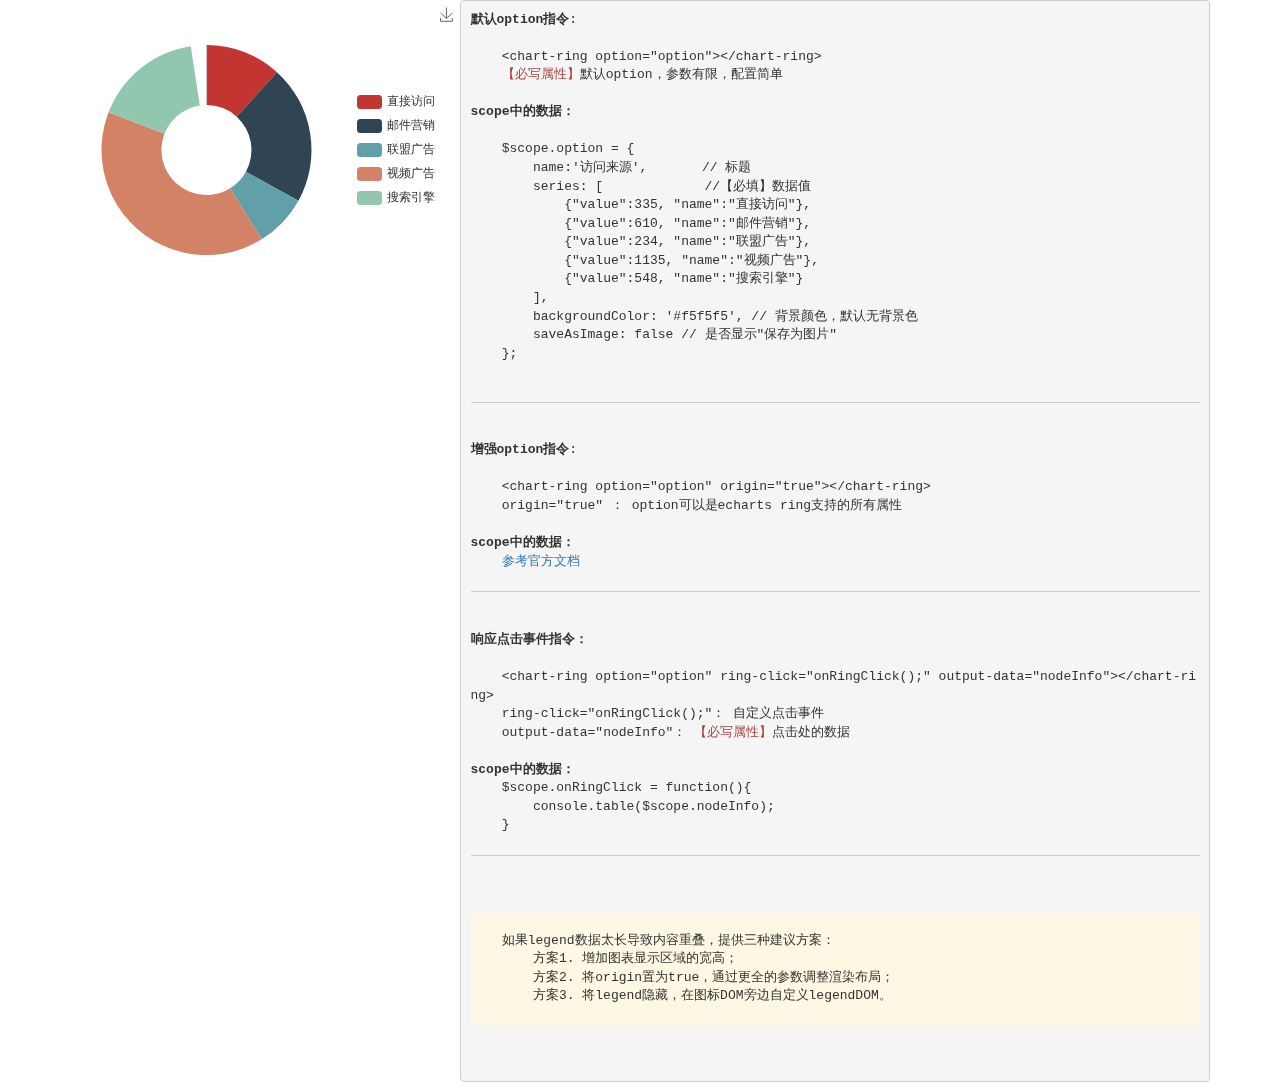
<file: view/echarts/ring.html>
<!DOCTYPE html>
<html>
	<head lang="en">
		<meta charset="UTF-8">
		<title>Ring Chart - ECharts Demo</title>
		<link rel="stylesheet" href="../../lib/bootstrap/css/bootstrap.min.css" />
		<link rel="stylesheet" href="../../css/main.css" /> </head>
	<body ng-app="chart-ring">
		<div class="container" ng-controller="chartRingCtrl">
			<div class="row">
				<div class="col-md-4" style="height: 300px;">
					<chart-ring option="option" ring-click="onRingClick();" output-data="nodeInfo"></chart-ring>
				</div>
				<div class="col-md-8"> <pre>
<strong>默认option指令</strong>:
<code>
    &lt;chart-ring option="option"&gt;&lt;/chart-ring&gt;
    <span class="text-danger">【必写属性】</span>默认option，参数有限，配置简单
</code>
<strong>scope中的数据：</strong>
<code>
    $scope.option = {
        name:'访问来源',       // 标题
        series: [             //【必填】数据值
            {"value":335, "name":"直接访问"},
            {"value":610, "name":"邮件营销"},
            {"value":234, "name":"联盟广告"},
            {"value":1135, "name":"视频广告"},
            {"value":548, "name":"搜索引擎"}
        ],
        backgroundColor: '#f5f5f5', // 背景颜色，默认无背景色
        saveAsImage: false // 是否显示"保存为图片"
    };
</code>
<hr/>
<strong>增强option指令</strong>:
<code>
    &lt;chart-ring option="option" origin="true"&gt;&lt;/chart-ring&gt;
    origin="true" ： option可以是echarts ring支持的所有属性
</code>
<strong>scope中的数据：</strong>
    <a href="http://echarts.baidu.com/demo.html#pie-doughnut" target="_blank">参考官方文档</a>
<hr/>
<strong>响应点击事件指令：</strong>
<code>
    &lt;chart-ring option="option" ring-click="onRingClick();" output-data="nodeInfo"&gt;&lt;/chart-ring&gt;
    ring-click="onRingClick();"： 自定义点击事件
    output-data="nodeInfo"： <span class="text-danger">【必写属性】</span>点击处的数据
</code>
<strong>scope中的数据：</strong>
    $scope.onRingClick = function(){
        console.table($scope.nodeInfo);
    }
<hr/>
    <p class="bg-warning">
    如果legend数据太长导致内容重叠，提供三种建议方案：
        方案1. 增加图表显示区域的宽高；
        方案2. 将origin置为true，通过更全的参数调整渲染布局；
        方案3. 将legend隐藏，在图标DOM旁边自定义legendDOM。
    </p>
            </pre> </div>
			</div>
		</div>
		<script src="../../lib/jquery/jquery-1.11.3.min.js"></script>
		<script src="../../lib/bootstrap/js/bootstrap.min.js"></script>
		<script src="../../lib/angular/angular.min.js"></script>
		<script src="../../lib/echarts/echarts.min.js"></script>
		<script src="../../lib/underscore/underscore-min.js"></script>
		<script src="../../js/directives/chart-directive.js"></script>
		<script src="../../js/controllers/ring.js"></script>
	</body>
</html>
</file>
<file: css/main.css>
hr {
	border-color: #ccc;
}
</file>
